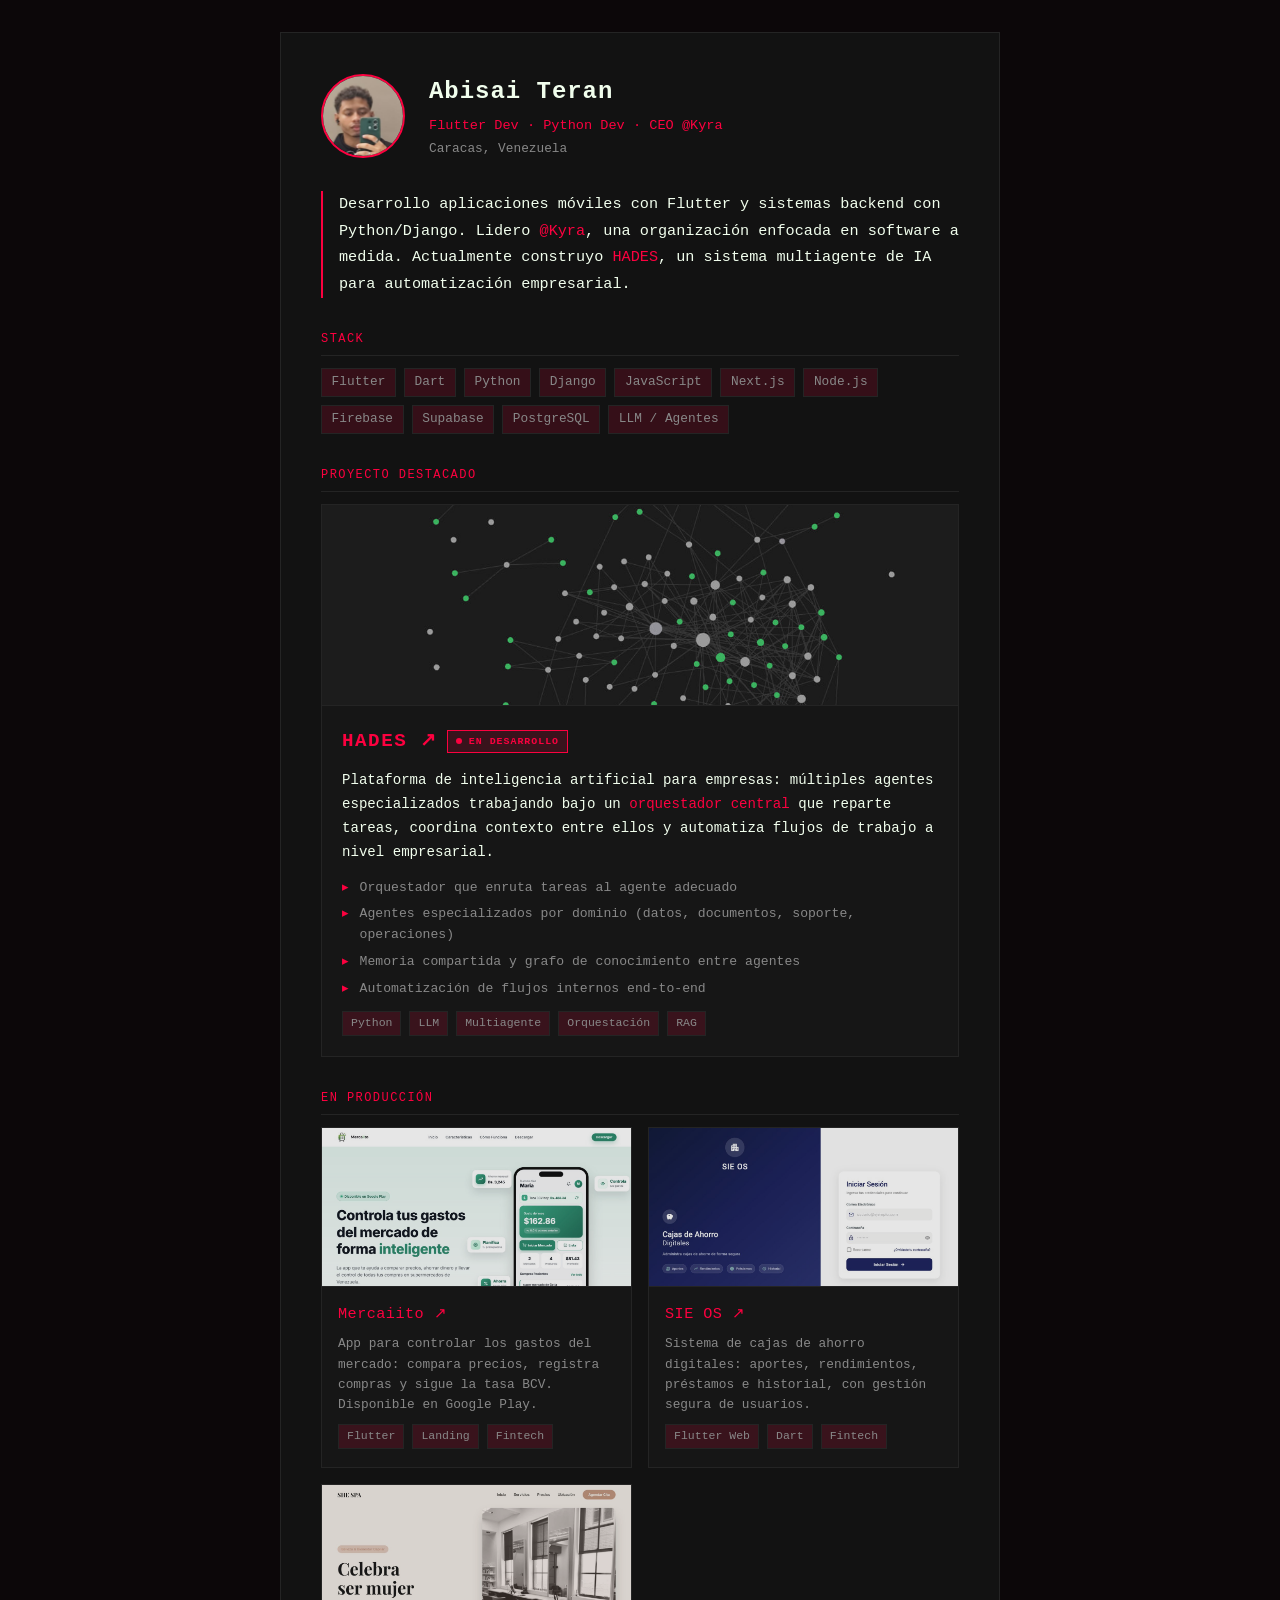
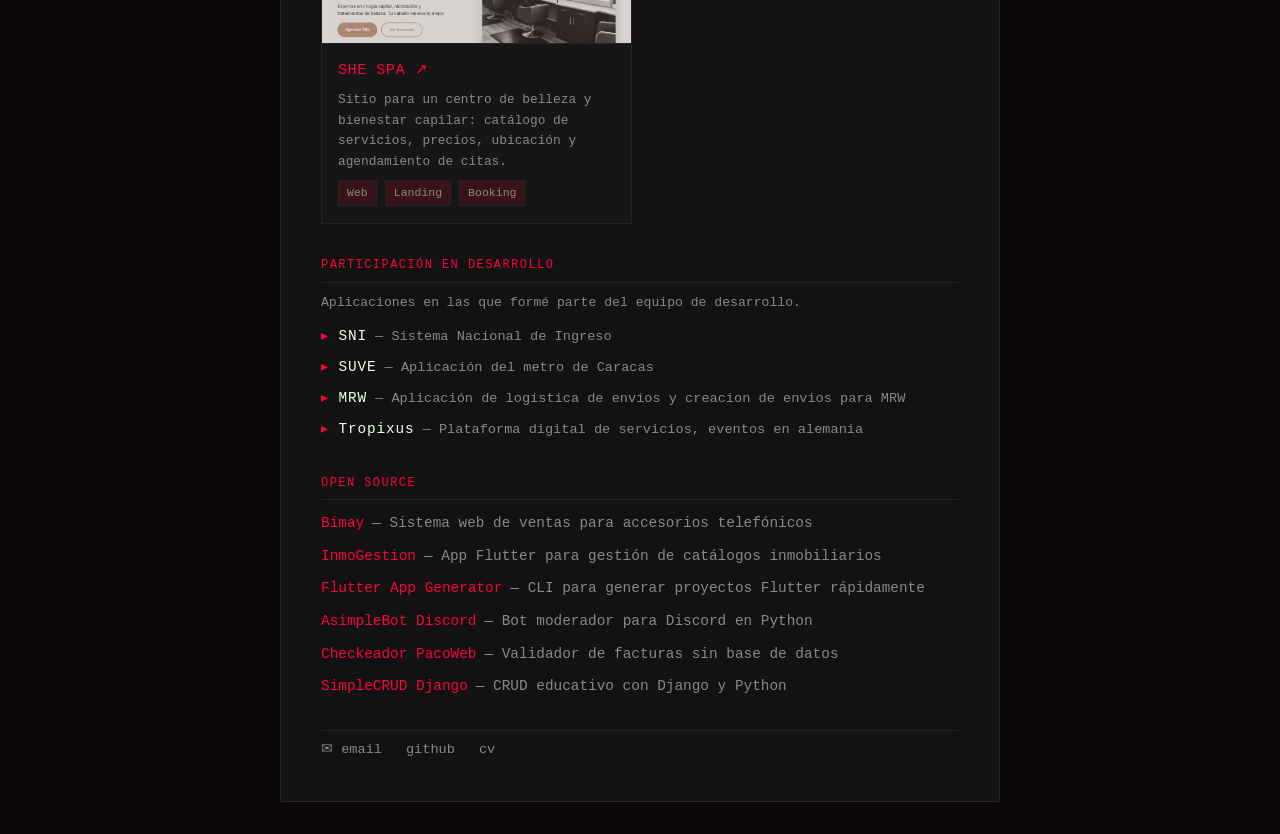
<file: index.html>
<!DOCTYPE html>
<html lang="es">
<head>
    <meta charset="UTF-8">
    <meta name="viewport" content="width=device-width, initial-scale=1.0">
    <title>Abisai Teran</title>
    <meta name="description" content="Abisai Teran — Flutter Dev, Python Dev y CEO de Kyra. Desarrollo de aplicaciones móviles, sistemas backend y agentes de IA para empresas.">
    <link rel="icon" href="assets/FOTOPERFIL.jpg" type="image/jpeg">
    <link rel="stylesheet" href="css/styles.css">
</head>
<body>
    <main class="card">

        <header class="card-header reveal">
            <div class="avatar-wrap">
                <img src="assets/FOTOPERFIL.jpg" alt="Abisai Teran" class="avatar">
            </div>
            <div>
                <h1>Abisai Teran</h1>
                <p class="role">Flutter Dev · Python Dev · CEO @Kyra</p>
                <p class="location">Caracas, Venezuela</p>
            </div>
        </header>

        <p class="about reveal">
            Desarrollo aplicaciones móviles con Flutter y sistemas backend con Python/Django.
            Lidero <a href="https://github.com/Kyragod" target="_blank" rel="noopener">@Kyra</a>, una organización enfocada en software a medida.
            Actualmente construyo <a href="#hades">HADES</a>, un sistema multiagente de IA para automatización empresarial.
        </p>

        <section class="block reveal">
            <span class="label">stack</span>
            <div class="tags">
                <span>Flutter</span>
                <span>Dart</span>
                <span>Python</span>
                <span>Django</span>
                <span>JavaScript</span>
                <span>Next.js</span>
                <span>Node.js</span>
                <span>Firebase</span>
                <span>Supabase</span>
                <span>PostgreSQL</span>
                <span>LLM / Agentes</span>
            </div>
        </section>

        <!-- ============ HADES ============ -->
        <section class="block reveal" id="hades">
            <span class="label">proyecto destacado</span>
            <article class="hades">
                <a class="hades-media" href="https://hades-beta.vercel.app" target="_blank" rel="noopener" aria-label="Grafo de agentes HADES">
                    <img src="assets/FOTO-GRAFO-IA.jpg" alt="Grafo de conocimiento y orquestación de agentes de HADES" loading="lazy">
                </a>
                <div class="hades-body">
                    <h2>
                        <a href="https://hades-beta.vercel.app" target="_blank" rel="noopener">HADES ↗</a>
                        <span class="badge badge-live">en desarrollo</span>
                    </h2>
                    <p>
                        Plataforma de inteligencia artificial para empresas: múltiples agentes especializados
                        trabajando bajo un <strong>orquestador central</strong> que reparte tareas, coordina
                        contexto entre ellos y automatiza flujos de trabajo a nivel empresarial.
                    </p>
                    <ul class="feature-list">
                        <li>Orquestador que enruta tareas al agente adecuado</li>
                        <li>Agentes especializados por dominio (datos, documentos, soporte, operaciones)</li>
                        <li>Memoria compartida y grafo de conocimiento entre agentes</li>
                        <li>Automatización de flujos internos end-to-end</li>
                    </ul>
                    <div class="tags tags-sm">
                        <span>Python</span>
                        <span>LLM</span>
                        <span>Multiagente</span>
                        <span>Orquestación</span>
                        <span>RAG</span>
                    </div>
                </div>
            </article>
        </section>

        <!-- ============ PROYECTOS EN PRODUCCIÓN ============ -->
        <section class="block reveal">
            <span class="label">en producción</span>
            <div class="showcase">

                <article class="project-card">
                    <a class="shot" href="https://mercaiito-web.vercel.app" target="_blank" rel="noopener">
                        <img src="assets/shot-mercaiito.jpg" alt="Captura de la web de Mercaiito" loading="lazy">
                    </a>
                    <div class="project-card-body">
                        <h3>
                            <a href="https://mercaiito-web.vercel.app" target="_blank" rel="noopener">Mercaiito ↗</a>
                        </h3>
                        <p>App para controlar los gastos del mercado: compara precios, registra compras y sigue la tasa BCV. Disponible en Google Play.</p>
                        <div class="tags tags-sm">
                            <span>Flutter</span>
                            <span>Landing</span>
                            <span>Fintech</span>
                        </div>
                    </div>
                </article>

                <article class="project-card">
                    <a class="shot" href="https://sie-os.vercel.app/#/login" target="_blank" rel="noopener">
                        <img src="assets/shot-sieos.jpg" alt="Captura del login de SIE OS" loading="lazy">
                    </a>
                    <div class="project-card-body">
                        <h3>
                            <a href="https://sie-os.vercel.app/#/login" target="_blank" rel="noopener">SIE OS ↗</a>
                        </h3>
                        <p>Sistema de cajas de ahorro digitales: aportes, rendimientos, préstamos e historial, con gestión segura de usuarios.</p>
                        <div class="tags tags-sm">
                            <span>Flutter Web</span>
                            <span>Dart</span>
                            <span>Fintech</span>
                        </div>
                    </div>
                </article>

                <article class="project-card">
                    <a class="shot" href="https://she-spa.vercel.app" target="_blank" rel="noopener">
                        <img src="assets/shot-shespa.jpg" alt="Captura de la web de SHE SPA" loading="lazy">
                    </a>
                    <div class="project-card-body">
                        <h3>
                            <a href="https://she-spa.vercel.app" target="_blank" rel="noopener">SHE SPA ↗</a>
                        </h3>
                        <p>Sitio para un centro de belleza y bienestar capilar: catálogo de servicios, precios, ubicación y agendamiento de citas.</p>
                        <div class="tags tags-sm">
                            <span>Web</span>
                            <span>Landing</span>
                            <span>Booking</span>
                        </div>
                    </div>
                </article>

            </div>
        </section>

        <!-- ============ EXPERIENCIA ============ -->
        <section class="block reveal">
            <span class="label">participación en desarrollo</span>
            <p class="section-note">Aplicaciones en las que formé parte del equipo de desarrollo.</p>
            <ul class="experience">
                <li>
                    <span class="exp-name">SNI</span>
                    <span class="exp-desc">— Sistema Nacional de Ingreso </span>
                </li>
                <li>
                    <span class="exp-name">SUVE</span>
                    <span class="exp-desc">— Aplicación del metro de Caracas</span>
                </li>
                <li>
                    <span class="exp-name">MRW</span>
                    <span class="exp-desc">— Aplicación de logística de envios y creacion de envios para MRW</span>
                </li>
                <li>
                    <span class="exp-name">Tropixus</span>
                    <span class="exp-desc">— Plataforma digital de servicios, eventos en alemania</span>
                </li>
            </ul>
        </section>

        <!-- ============ OPEN SOURCE ============ -->
        <section class="block reveal">
            <span class="label">open source</span>
            <ul class="projects">
                <li>
                    <a href="https://github.com/Kijibatoj/Bimay" target="_blank" rel="noopener">Bimay</a>
                    <span>— Sistema web de ventas para accesorios telefónicos</span>
                </li>
                <li>
                    <a href="https://github.com/Kijibatoj/InmoGestion" target="_blank" rel="noopener">InmoGestion</a>
                    <span>— App Flutter para gestión de catálogos inmobiliarios</span>
                </li>
                <li>
                    <a href="https://github.com/Kijibatoj/Flutter-app-generator" target="_blank" rel="noopener">Flutter App Generator</a>
                    <span>— CLI para generar proyectos Flutter rápidamente</span>
                </li>
                <li>
                    <a href="https://github.com/Kijibatoj/AsimpleBot-Discord" target="_blank" rel="noopener">AsimpleBot Discord</a>
                    <span>— Bot moderador para Discord en Python</span>
                </li>
                <li>
                    <a href="https://github.com/Kijibatoj/Checkeador-Pacoweb" target="_blank" rel="noopener">Checkeador PacoWeb</a>
                    <span>— Validador de facturas sin base de datos</span>
                </li>
                <li>
                    <a href="https://github.com/Kijibatoj/SimpleCRUDdjango" target="_blank" rel="noopener">SimpleCRUD Django</a>
                    <span>— CRUD educativo con Django y Python</span>
                </li>
            </ul>
        </section>

        <footer class="card-footer reveal">
            <a href="mailto:teranabisai471@gmail.com">✉ email</a>
            <a href="https://github.com/Kijibatoj" target="_blank" rel="noopener">github</a>
            <a href="cv.html">cv</a>
        </footer>

    </main>

    <script>
        // Reveal al hacer scroll — animación ligera, sin librerías.
        (function () {
            var items = document.querySelectorAll('.reveal');
            var reduce = window.matchMedia('(prefers-reduced-motion: reduce)').matches;

            if (reduce || !('IntersectionObserver' in window)) {
                items.forEach(function (el) { el.classList.add('is-visible'); });
                return;
            }

            var io = new IntersectionObserver(function (entries) {
                entries.forEach(function (entry) {
                    if (entry.isIntersecting) {
                        entry.target.classList.add('is-visible');
                        io.unobserve(entry.target);
                    }
                });
            }, { rootMargin: '0px 0px -40px 0px', threshold: 0.05 });

            items.forEach(function (el) { io.observe(el); });
        })();
    </script>
</body>
</html>
</file>
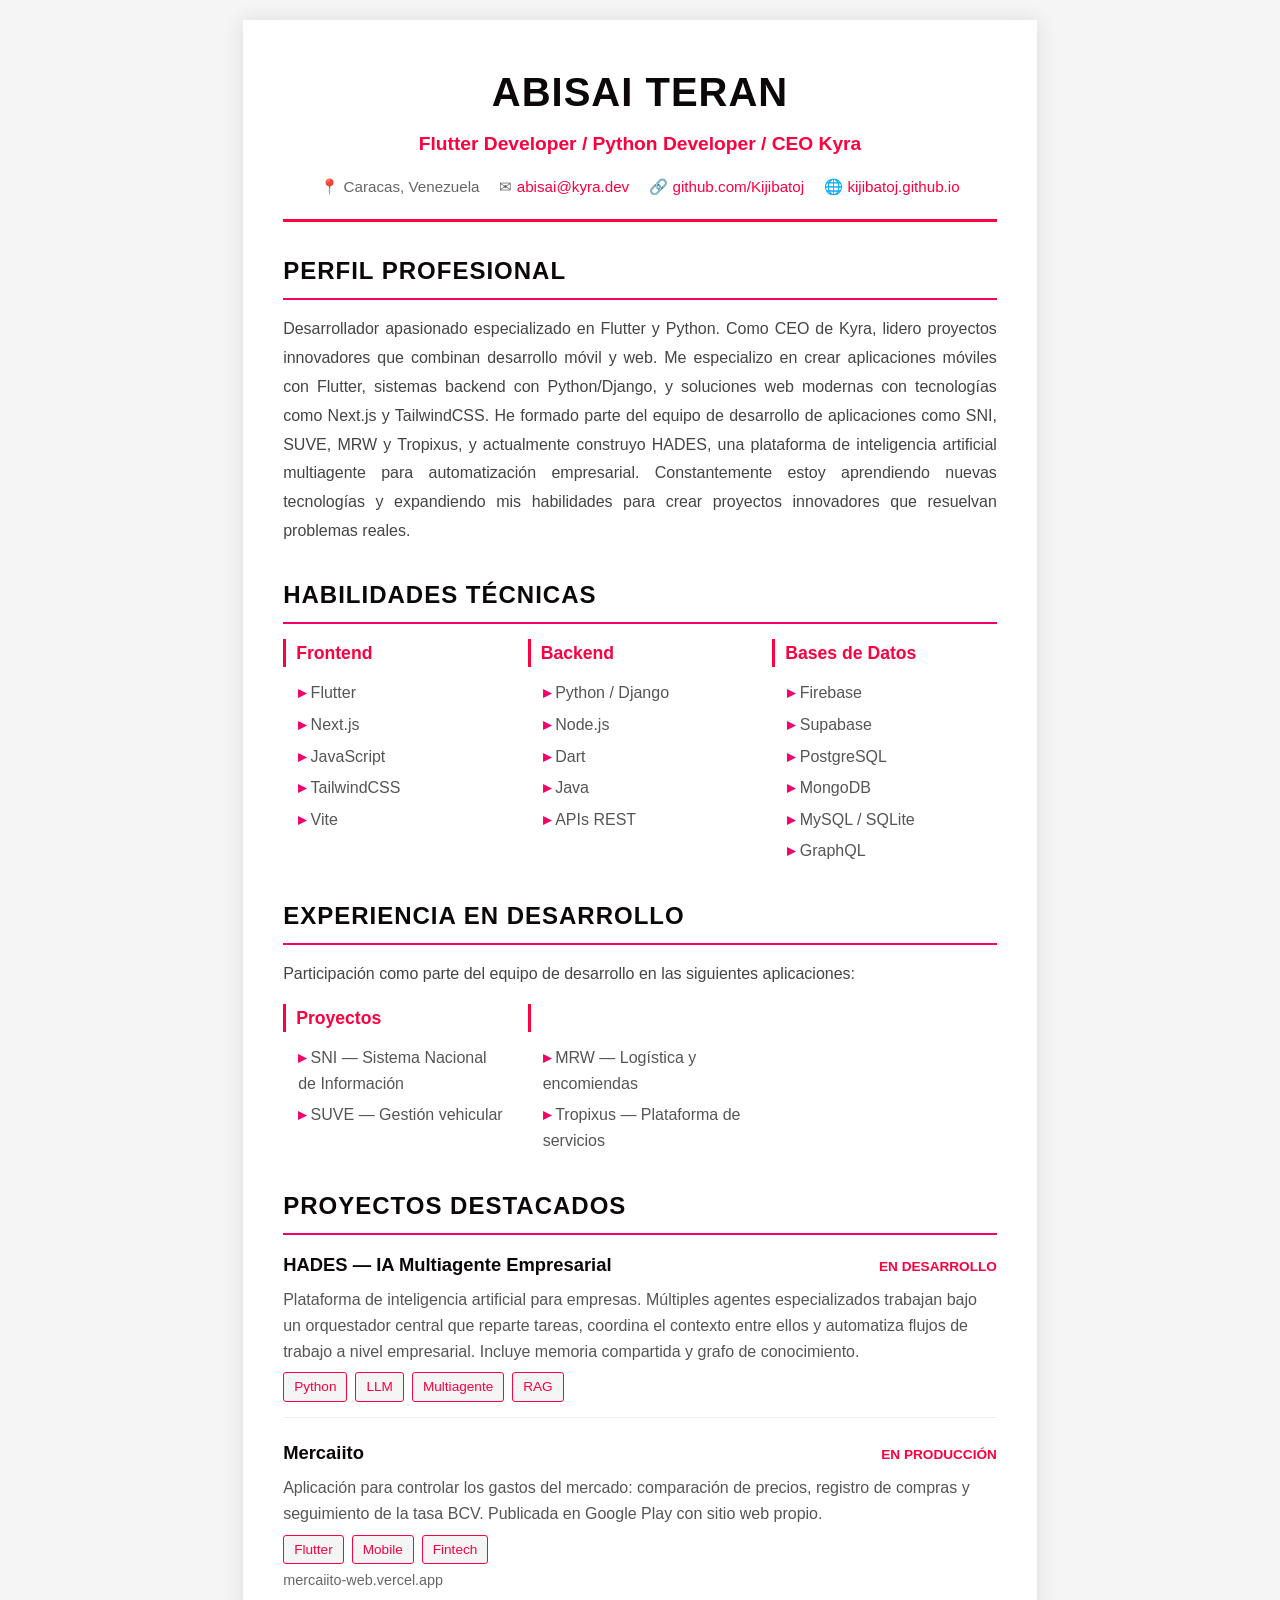
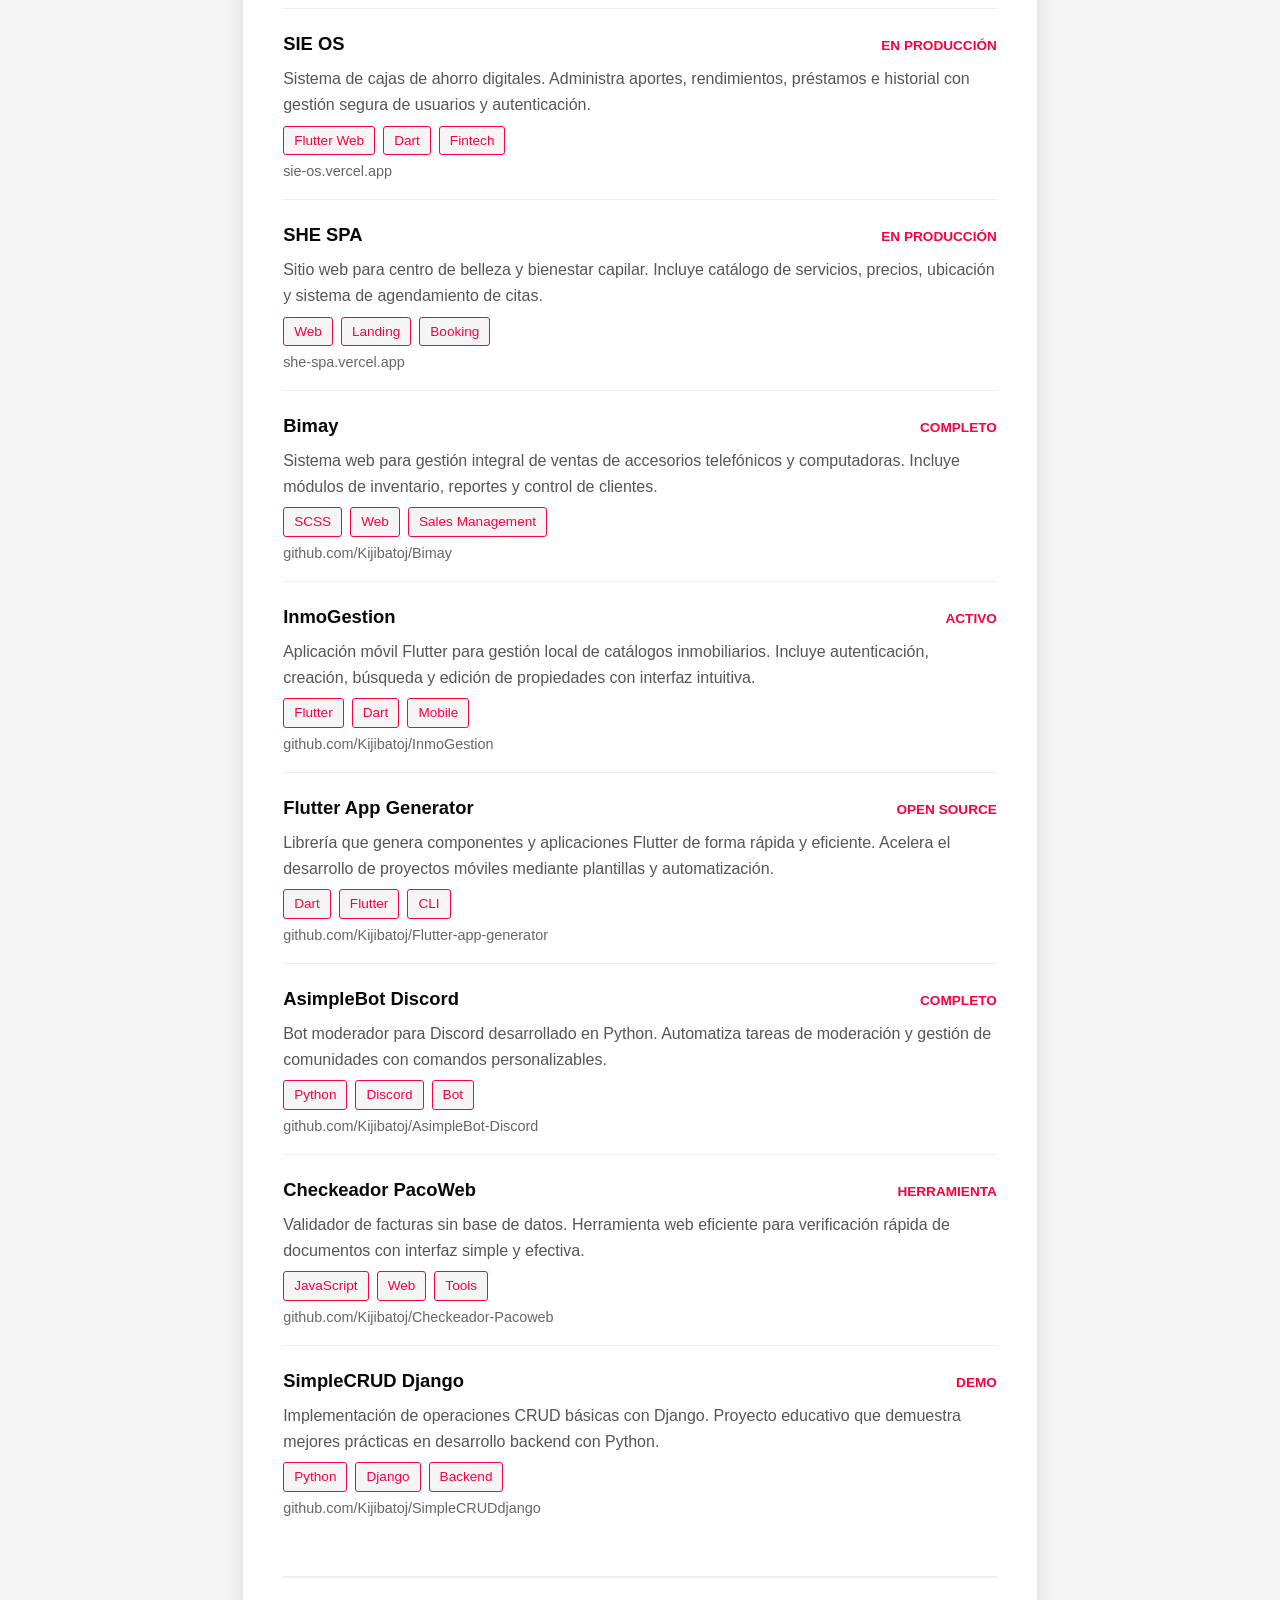
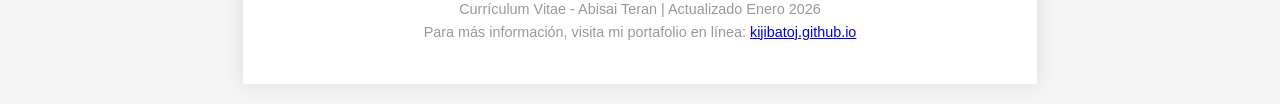
<file: cv.html>
<!DOCTYPE html>
<html lang="es">
<head>
    <meta charset="UTF-8">
    <meta name="viewport" content="width=device-width, initial-scale=1.0">
    <title>CV - Abisai Teran</title>
    <style>
        * {
            margin: 0;
            padding: 0;
            box-sizing: border-box;
        }

        body {
            font-family: 'Segoe UI', Tahoma, Geneva, Verdana, sans-serif;
            line-height: 1.6;
            color: #333;
            background: #f5f5f5;
            padding: 20px;
        }

        .cv-container {
            max-width: 210mm;
            margin: 0 auto;
            background: white;
            padding: 40px;
            box-shadow: 0 0 20px rgba(0,0,0,0.1);
        }

        /* Header */
        .header {
            text-align: center;
            border-bottom: 3px solid #fc013f;
            padding-bottom: 20px;
            margin-bottom: 30px;
        }

        .header h1 {
            font-size: 2.5em;
            color: #0c0709;
            margin-bottom: 5px;
            letter-spacing: 1px;
        }

        .header .title {
            font-size: 1.2em;
            color: #fc013f;
            font-weight: 600;
            margin-bottom: 15px;
        }

        .contact-info {
            display: flex;
            justify-content: center;
            gap: 20px;
            flex-wrap: wrap;
            font-size: 0.95em;
            color: #666;
        }

        .contact-info a {
            color: #fc013f;
            text-decoration: none;
        }

        .contact-info a:hover {
            text-decoration: underline;
        }

        /* Sections */
        .section {
            margin-bottom: 30px;
        }

        .section-title {
            font-size: 1.5em;
            color: #0c0709;
            border-bottom: 2px solid #f5006a;
            padding-bottom: 8px;
            margin-bottom: 15px;
            text-transform: uppercase;
            letter-spacing: 1px;
        }

        /* About */
        .about-text {
            text-align: justify;
            color: #444;
            line-height: 1.8;
        }

        /* Skills */
        .skills-grid {
            display: grid;
            grid-template-columns: repeat(3, 1fr);
            gap: 20px;
        }

        .skill-category h3 {
            color: #fc013f;
            font-size: 1.1em;
            margin-bottom: 10px;
            border-left: 3px solid #fc013f;
            padding-left: 10px;
        }

        .skill-category ul {
            list-style: none;
            padding-left: 15px;
        }

        .skill-category li {
            padding: 3px 0;
            color: #555;
        }

        .skill-category li::before {
            content: "▸ ";
            color: #f5006a;
            font-weight: bold;
        }

        /* Projects */
        .project {
            margin-bottom: 20px;
            padding-bottom: 15px;
            border-bottom: 1px solid #eee;
        }

        .project:last-child {
            border-bottom: none;
        }

        .project-header {
            display: flex;
            justify-content: space-between;
            align-items: baseline;
            margin-bottom: 8px;
        }

        .project-title {
            font-size: 1.15em;
            color: #0c0709;
            font-weight: 600;
        }

        .project-status {
            font-size: 0.85em;
            color: #fc013f;
            font-weight: 600;
            white-space: nowrap;
        }

        .project-description {
            color: #555;
            margin-bottom: 8px;
            line-height: 1.6;
        }

        .project-tags {
            display: flex;
            gap: 8px;
            flex-wrap: wrap;
        }

        .tag {
            background: #f5f5f5;
            color: #fc013f;
            padding: 3px 10px;
            font-size: 0.85em;
            border: 1px solid #fc013f;
            border-radius: 3px;
        }

        .project-link {
            color: #666;
            font-size: 0.9em;
            text-decoration: none;
            display: inline-block;
            margin-top: 5px;
        }

        /* Footer */
        .footer {
            text-align: center;
            margin-top: 40px;
            padding-top: 20px;
            border-top: 2px solid #eee;
            color: #999;
            font-size: 0.9em;
        }

        /* Print Styles */
        @media print {
            body {
                background: white;
                padding: 0;
            }

            .cv-container {
                box-shadow: none;
                padding: 20px;
                max-width: 100%;
            }

            .section {
                page-break-inside: avoid;
            }

            .project {
                page-break-inside: avoid;
            }

            a {
                color: #000;
                text-decoration: none;
            }

            .contact-info a::after {
                content: " (" attr(href) ")";
                font-size: 0.9em;
                color: #666;
            }
        }

        @page {
            margin: 1.5cm;
        }
    </style>
</head>
<body>
    <div class="cv-container">
        <!-- Header -->
        <div class="header">
            <h1>ABISAI TERAN</h1>
            <div class="title">Flutter Developer / Python Developer / CEO Kyra</div>
            <div class="contact-info">
                <span>📍 Caracas, Venezuela</span>
                <span>✉ <a href="mailto:abisai@kyra.dev">abisai@kyra.dev</a></span>
                <span>🔗 <a href="https://github.com/Kijibatoj" target="_blank">github.com/Kijibatoj</a></span>
                <span>🌐 <a href="https://kijibatoj.github.io" target="_blank">kijibatoj.github.io</a></span>
            </div>
        </div>

        <!-- About -->
        <div class="section">
            <h2 class="section-title">Perfil Profesional</h2>
            <p class="about-text">
                Desarrollador apasionado especializado en Flutter y Python. Como CEO de Kyra, lidero proyectos innovadores
                que combinan desarrollo móvil y web. Me especializo en crear aplicaciones móviles con Flutter, sistemas
                backend con Python/Django, y soluciones web modernas con tecnologías como Next.js y TailwindCSS.
                He formado parte del equipo de desarrollo de aplicaciones como SNI, SUVE, MRW y Tropixus, y actualmente
                construyo HADES, una plataforma de inteligencia artificial multiagente para automatización empresarial.
                Constantemente estoy aprendiendo nuevas tecnologías y expandiendo mis habilidades para crear proyectos
                innovadores que resuelvan problemas reales.
            </p>
        </div>

        <!-- Skills -->
        <div class="section">
            <h2 class="section-title">Habilidades Técnicas</h2>
            <div class="skills-grid">
                <div class="skill-category">
                    <h3>Frontend</h3>
                    <ul>
                        <li>Flutter</li>
                        <li>Next.js</li>
                        <li>JavaScript</li>
                        <li>TailwindCSS</li>
                        <li>Vite</li>
                    </ul>
                </div>
                <div class="skill-category">
                    <h3>Backend</h3>
                    <ul>
                        <li>Python / Django</li>
                        <li>Node.js</li>
                        <li>Dart</li>
                        <li>Java</li>
                        <li>APIs REST</li>
                    </ul>
                </div>
                <div class="skill-category">
                    <h3>Bases de Datos</h3>
                    <ul>
                        <li>Firebase</li>
                        <li>Supabase</li>
                        <li>PostgreSQL</li>
                        <li>MongoDB</li>
                        <li>MySQL / SQLite</li>
                        <li>GraphQL</li>
                    </ul>
                </div>
            </div>
        </div>

        <!-- Experiencia -->
        <div class="section">
            <h2 class="section-title">Experiencia en Desarrollo</h2>
            <p class="about-text" style="margin-bottom: 15px;">
                Participación como parte del equipo de desarrollo en las siguientes aplicaciones:
            </p>
            <div class="skills-grid">
                <div class="skill-category">
                    <h3>Proyectos</h3>
                    <ul>
                        <li>SNI — Sistema Nacional de Información</li>
                        <li>SUVE — Gestión vehicular</li>
                    </ul>
                </div>
                <div class="skill-category">
                    <h3>&nbsp;</h3>
                    <ul>
                        <li>MRW — Logística y encomiendas</li>
                        <li>Tropixus — Plataforma de servicios</li>
                    </ul>
                </div>
            </div>
        </div>

        <!-- Projects -->
        <div class="section">
            <h2 class="section-title">Proyectos Destacados</h2>

            <div class="project">
                <div class="project-header">
                    <div class="project-title">HADES — IA Multiagente Empresarial</div>
                    <div class="project-status">EN DESARROLLO</div>
                </div>
                <p class="project-description">
                    Plataforma de inteligencia artificial para empresas. Múltiples agentes especializados trabajan
                    bajo un orquestador central que reparte tareas, coordina el contexto entre ellos y automatiza
                    flujos de trabajo a nivel empresarial. Incluye memoria compartida y grafo de conocimiento.
                </p>
                <div class="project-tags">
                    <span class="tag">Python</span>
                    <span class="tag">LLM</span>
                    <span class="tag">Multiagente</span>
                    <span class="tag">RAG</span>
                </div>
            </div>

            <div class="project">
                <div class="project-header">
                    <div class="project-title">Mercaiito</div>
                    <div class="project-status">EN PRODUCCIÓN</div>
                </div>
                <p class="project-description">
                    Aplicación para controlar los gastos del mercado: comparación de precios, registro de compras
                    y seguimiento de la tasa BCV. Publicada en Google Play con sitio web propio.
                </p>
                <div class="project-tags">
                    <span class="tag">Flutter</span>
                    <span class="tag">Mobile</span>
                    <span class="tag">Fintech</span>
                </div>
                <a href="https://mercaiito-web.vercel.app" class="project-link">mercaiito-web.vercel.app</a>
            </div>

            <div class="project">
                <div class="project-header">
                    <div class="project-title">SIE OS</div>
                    <div class="project-status">EN PRODUCCIÓN</div>
                </div>
                <p class="project-description">
                    Sistema de cajas de ahorro digitales. Administra aportes, rendimientos, préstamos e historial
                    con gestión segura de usuarios y autenticación.
                </p>
                <div class="project-tags">
                    <span class="tag">Flutter Web</span>
                    <span class="tag">Dart</span>
                    <span class="tag">Fintech</span>
                </div>
                <a href="https://sie-os.vercel.app" class="project-link">sie-os.vercel.app</a>
            </div>

            <div class="project">
                <div class="project-header">
                    <div class="project-title">SHE SPA</div>
                    <div class="project-status">EN PRODUCCIÓN</div>
                </div>
                <p class="project-description">
                    Sitio web para centro de belleza y bienestar capilar. Incluye catálogo de servicios, precios,
                    ubicación y sistema de agendamiento de citas.
                </p>
                <div class="project-tags">
                    <span class="tag">Web</span>
                    <span class="tag">Landing</span>
                    <span class="tag">Booking</span>
                </div>
                <a href="https://she-spa.vercel.app" class="project-link">she-spa.vercel.app</a>
            </div>

            <div class="project">
                <div class="project-header">
                    <div class="project-title">Bimay</div>
                    <div class="project-status">COMPLETO</div>
                </div>
                <p class="project-description">
                    Sistema web para gestión integral de ventas de accesorios telefónicos y computadoras.
                    Incluye módulos de inventario, reportes y control de clientes.
                </p>
                <div class="project-tags">
                    <span class="tag">SCSS</span>
                    <span class="tag">Web</span>
                    <span class="tag">Sales Management</span>
                </div>
                <a href="https://github.com/Kijibatoj/Bimay" class="project-link">github.com/Kijibatoj/Bimay</a>
            </div>

            <div class="project">
                <div class="project-header">
                    <div class="project-title">InmoGestion</div>
                    <div class="project-status">ACTIVO</div>
                </div>
                <p class="project-description">
                    Aplicación móvil Flutter para gestión local de catálogos inmobiliarios. Incluye autenticación,
                    creación, búsqueda y edición de propiedades con interfaz intuitiva.
                </p>
                <div class="project-tags">
                    <span class="tag">Flutter</span>
                    <span class="tag">Dart</span>
                    <span class="tag">Mobile</span>
                </div>
                <a href="https://github.com/Kijibatoj/InmoGestion" class="project-link">github.com/Kijibatoj/InmoGestion</a>
            </div>

            <div class="project">
                <div class="project-header">
                    <div class="project-title">Flutter App Generator</div>
                    <div class="project-status">OPEN SOURCE</div>
                </div>
                <p class="project-description">
                    Librería que genera componentes y aplicaciones Flutter de forma rápida y eficiente.
                    Acelera el desarrollo de proyectos móviles mediante plantillas y automatización.
                </p>
                <div class="project-tags">
                    <span class="tag">Dart</span>
                    <span class="tag">Flutter</span>
                    <span class="tag">CLI</span>
                </div>
                <a href="https://github.com/Kijibatoj/Flutter-app-generator" class="project-link">github.com/Kijibatoj/Flutter-app-generator</a>
            </div>

            <div class="project">
                <div class="project-header">
                    <div class="project-title">AsimpleBot Discord</div>
                    <div class="project-status">COMPLETO</div>
                </div>
                <p class="project-description">
                    Bot moderador para Discord desarrollado en Python. Automatiza tareas de moderación y
                    gestión de comunidades con comandos personalizables.
                </p>
                <div class="project-tags">
                    <span class="tag">Python</span>
                    <span class="tag">Discord</span>
                    <span class="tag">Bot</span>
                </div>
                <a href="https://github.com/Kijibatoj/AsimpleBot-Discord" class="project-link">github.com/Kijibatoj/AsimpleBot-Discord</a>
            </div>

            <div class="project">
                <div class="project-header">
                    <div class="project-title">Checkeador PacoWeb</div>
                    <div class="project-status">HERRAMIENTA</div>
                </div>
                <p class="project-description">
                    Validador de facturas sin base de datos. Herramienta web eficiente para verificación
                    rápida de documentos con interfaz simple y efectiva.
                </p>
                <div class="project-tags">
                    <span class="tag">JavaScript</span>
                    <span class="tag">Web</span>
                    <span class="tag">Tools</span>
                </div>
                <a href="https://github.com/Kijibatoj/Checkeador-Pacoweb" class="project-link">github.com/Kijibatoj/Checkeador-Pacoweb</a>
            </div>

            <div class="project">
                <div class="project-header">
                    <div class="project-title">SimpleCRUD Django</div>
                    <div class="project-status">DEMO</div>
                </div>
                <p class="project-description">
                    Implementación de operaciones CRUD básicas con Django. Proyecto educativo que demuestra
                    mejores prácticas en desarrollo backend con Python.
                </p>
                <div class="project-tags">
                    <span class="tag">Python</span>
                    <span class="tag">Django</span>
                    <span class="tag">Backend</span>
                </div>
                <a href="https://github.com/Kijibatoj/SimpleCRUDdjango" class="project-link">github.com/Kijibatoj/SimpleCRUDdjango</a>
            </div>
        </div>

        <!-- Footer -->
        <div class="footer">
            <p>Currículum Vitae - Abisai Teran | Actualizado Enero 2026</p>
            <p>Para más información, visita mi portafolio en línea: <a href="https://kijibatoj.github.io">kijibatoj.github.io</a></p>
        </div>
    </div>

    <script>
        // Auto-print option (comentado por defecto)
        // window.onload = function() {
        //     window.print();
        // }
    </script>
</body>
</html>
</file>
<file: css/styles.css>
:root {
    --bg: #0c0709;
    --card-bg: #121212;
    --border: #242424;
    --text: #f1feed;
    --muted: #888;
    --accent: #fc013f;
    --accent-soft: rgba(252, 1, 63, 0.15);
}

* {
    margin: 0;
    padding: 0;
    box-sizing: border-box;
}

html {
    scroll-behavior: smooth;
}

body {
    font-family: 'Courier New', Courier, monospace;
    background-color: var(--bg);
    color: var(--text);
    min-height: 100vh;
    display: flex;
    align-items: flex-start;
    justify-content: center;
    padding: 2rem 1rem;
    line-height: 1.6;
}

img {
    max-width: 100%;
    display: block;
}

/* === Card === */
.card {
    width: 100%;
    max-width: 720px;
    background: var(--card-bg);
    border: 1px solid var(--border);
    padding: 2.5rem;
    display: flex;
    flex-direction: column;
    gap: 2rem;
}

/* === Header === */
.card-header {
    display: flex;
    align-items: center;
    gap: 1.5rem;
}

/* La foto es un selfie de cuerpo entero: se recorta y amplía
   para encuadrar el rostro dentro del círculo. */
.avatar-wrap {
    width: 84px;
    height: 84px;
    border-radius: 50%;
    border: 2px solid var(--accent);
    overflow: hidden;
    flex-shrink: 0;
    transition: transform 0.35s ease, box-shadow 0.35s ease;
}

.avatar-wrap:hover {
    transform: scale(1.04);
    box-shadow: 0 0 0 4px var(--accent-soft);
}

.avatar {
    width: 100%;
    height: 100%;
    object-fit: cover;
    object-position: center center;
    transform: scale(3);
    transform-origin: 39% 48%;
}

.card-header h1 {
    font-size: 1.5rem;
    color: var(--text);
    letter-spacing: 0.04em;
}

.role {
    font-size: 0.85rem;
    color: var(--accent);
    margin-top: 0.2rem;
}

.location {
    font-size: 0.8rem;
    color: var(--muted);
    margin-top: 0.15rem;
}

/* === About === */
.about {
    font-size: 0.95rem;
    color: var(--text);
    line-height: 1.75;
    border-left: 2px solid var(--accent);
    padding-left: 1rem;
}

.about a {
    color: var(--accent);
    text-decoration: none;
}

.about a:hover {
    text-decoration: underline;
}

/* === Blocks === */
.block {
    display: flex;
    flex-direction: column;
    gap: 0.75rem;
    scroll-margin-top: 1.5rem;
}

.label {
    font-size: 0.75rem;
    color: var(--accent);
    text-transform: uppercase;
    letter-spacing: 0.12em;
    border-bottom: 1px solid var(--border);
    padding-bottom: 0.4rem;
}

.section-note {
    font-size: 0.82rem;
    color: var(--muted);
    margin-top: -0.15rem;
}

/* === Tags === */
.tags {
    display: flex;
    flex-wrap: wrap;
    gap: 0.5rem;
}

.tags span {
    font-size: 0.8rem;
    color: var(--muted);
    background: var(--accent-soft);
    border: 1px solid var(--border);
    padding: 0.2rem 0.6rem;
    transition: color 0.2s ease, border-color 0.2s ease;
}

.tags span:hover {
    color: var(--text);
    border-color: var(--accent);
}

.tags-sm span {
    font-size: 0.72rem;
    padding: 0.15rem 0.5rem;
}

/* === HADES === */
.hades {
    border: 1px solid var(--border);
    background: rgba(255, 255, 255, 0.015);
    display: flex;
    flex-direction: column;
    transition: border-color 0.3s ease;
}

.hades:hover {
    border-color: rgba(252, 1, 63, 0.4);
}

.hades-media {
    display: block;
    overflow: hidden;
    border-bottom: 1px solid var(--border);
    background: #1a1a1a;
}

.hades-media img {
    width: 100%;
    height: 200px;
    object-fit: cover;
    object-position: center;
    opacity: 0.85;
    transition: transform 0.6s ease, opacity 0.4s ease;
}

.hades:hover .hades-media img {
    transform: scale(1.05);
    opacity: 1;
}

.hades-body {
    padding: 1.25rem;
    display: flex;
    flex-direction: column;
    gap: 0.75rem;
}

.hades-body h2 {
    font-size: 1.2rem;
    color: var(--accent);
    letter-spacing: 0.08em;
    display: flex;
    align-items: center;
    gap: 0.6rem;
    flex-wrap: wrap;
}

.hades-body h2 a {
    color: var(--accent);
    text-decoration: none;
}

.hades-body h2 a:hover {
    text-decoration: underline;
}

.hades-body p {
    font-size: 0.88rem;
    color: var(--text);
    line-height: 1.7;
}

.hades-body strong {
    color: var(--accent);
    font-weight: normal;
}

.badge {
    font-size: 0.62rem;
    text-transform: uppercase;
    letter-spacing: 0.1em;
    padding: 0.15rem 0.5rem;
    border: 1px solid var(--accent);
    color: var(--accent);
    background: var(--accent-soft);
}

.badge-live::before {
    content: "";
    display: inline-block;
    width: 6px;
    height: 6px;
    border-radius: 50%;
    background: var(--accent);
    margin-right: 0.4rem;
    vertical-align: middle;
    animation: pulse 2s ease-in-out infinite;
}

@keyframes pulse {
    0%, 100% { opacity: 1; }
    50%      { opacity: 0.25; }
}

.feature-list {
    list-style: none;
    display: flex;
    flex-direction: column;
    gap: 0.35rem;
}

.feature-list li {
    font-size: 0.82rem;
    color: var(--muted);
    padding-left: 1.1rem;
    position: relative;
}

.feature-list li::before {
    content: "▸";
    color: var(--accent);
    position: absolute;
    left: 0;
}

/* === Showcase (proyectos con captura) === */
.showcase {
    display: grid;
    grid-template-columns: repeat(auto-fit, minmax(280px, 1fr));
    gap: 1rem;
}

.project-card {
    border: 1px solid var(--border);
    background: rgba(255, 255, 255, 0.015);
    display: flex;
    flex-direction: column;
    overflow: hidden;
    transition: border-color 0.3s ease, transform 0.3s ease;
}

.project-card:hover {
    border-color: rgba(252, 1, 63, 0.4);
    transform: translateY(-3px);
}

.shot {
    display: block;
    overflow: hidden;
    border-bottom: 1px solid var(--border);
    background: #1a1a1a;
}

.shot img {
    width: 100%;
    height: 158px;
    object-fit: cover;
    object-position: top center;
    filter: grayscale(0.35) brightness(0.9);
    transition: transform 0.5s ease, filter 0.4s ease;
}

.project-card:hover .shot img {
    transform: scale(1.05);
    filter: grayscale(0) brightness(1);
}

.project-card-body {
    padding: 0.9rem 1rem 1.1rem;
    display: flex;
    flex-direction: column;
    gap: 0.5rem;
    flex: 1;
}

.project-card-body h3 {
    font-size: 0.95rem;
    font-weight: normal;
    letter-spacing: 0.03em;
}

.project-card-body h3 a {
    color: var(--accent);
    text-decoration: none;
}

.project-card-body h3 a:hover {
    text-decoration: underline;
}

.project-card-body p {
    font-size: 0.8rem;
    color: var(--muted);
    line-height: 1.6;
    flex: 1;
}

/* === Experiencia === */
.experience {
    list-style: none;
    display: flex;
    flex-direction: column;
    gap: 0.5rem;
}

.experience li {
    font-size: 0.9rem;
    display: flex;
    gap: 0.5rem;
    flex-wrap: wrap;
    align-items: baseline;
    padding-left: 1.1rem;
    position: relative;
}

.experience li::before {
    content: "▸";
    color: var(--accent);
    position: absolute;
    left: 0;
}

.exp-name {
    color: var(--text);
    letter-spacing: 0.06em;
    white-space: nowrap;
}

.exp-desc {
    color: var(--muted);
    font-size: 0.85rem;
}

/* === Projects (open source) === */
.projects {
    list-style: none;
    display: flex;
    flex-direction: column;
    gap: 0.6rem;
}

.projects li {
    font-size: 0.9rem;
    display: flex;
    gap: 0.5rem;
    flex-wrap: wrap;
    align-items: baseline;
}

.projects a {
    color: var(--accent);
    text-decoration: none;
    white-space: nowrap;
}

.projects a:hover {
    text-decoration: underline;
}

.projects span {
    color: var(--muted);
}

/* === Footer === */
.card-footer {
    display: flex;
    gap: 1.5rem;
    padding-top: 0.5rem;
    border-top: 1px solid var(--border);
    flex-wrap: wrap;
}

.card-footer a {
    color: var(--muted);
    text-decoration: none;
    font-size: 0.85rem;
    transition: color 0.2s;
}

.card-footer a:hover {
    color: var(--accent);
}

/* === Animaciones de entrada === */
.reveal {
    opacity: 0;
    transform: translateY(14px);
    transition: opacity 0.6s ease, transform 0.6s ease;
}

.reveal.is-visible {
    opacity: 1;
    transform: none;
}

/* === Responsive === */
@media (max-width: 640px) {
    body {
        padding: 1rem 0.75rem;
    }

    .card {
        padding: 1.5rem 1.25rem;
        gap: 1.75rem;
    }

    .card-header {
        flex-direction: column;
        align-items: flex-start;
        gap: 1rem;
    }

    .card-header h1 {
        font-size: 1.3rem;
    }

    .showcase {
        grid-template-columns: 1fr;
    }

    .shot img {
        height: 180px;
    }

    .hades-media img {
        height: 170px;
    }

    .hades-body {
        padding: 1rem;
    }

    .projects li,
    .experience li {
        flex-direction: column;
        gap: 0.1rem;
    }
}

@media (max-width: 380px) {
    .card {
        padding: 1.25rem 1rem;
    }

    .avatar-wrap {
        width: 72px;
        height: 72px;
    }

    .card-header h1 {
        font-size: 1.15rem;
    }

    .role,
    .about {
        font-size: 0.82rem;
    }
}

/* === Accesibilidad: sin movimiento === */
@media (prefers-reduced-motion: reduce) {
    html {
        scroll-behavior: auto;
    }

    *,
    *::before,
    *::after {
        animation-duration: 0.001ms !important;
        animation-iteration-count: 1 !important;
        transition-duration: 0.001ms !important;
    }

    .reveal {
        opacity: 1;
        transform: none;
    }
}
</file>
